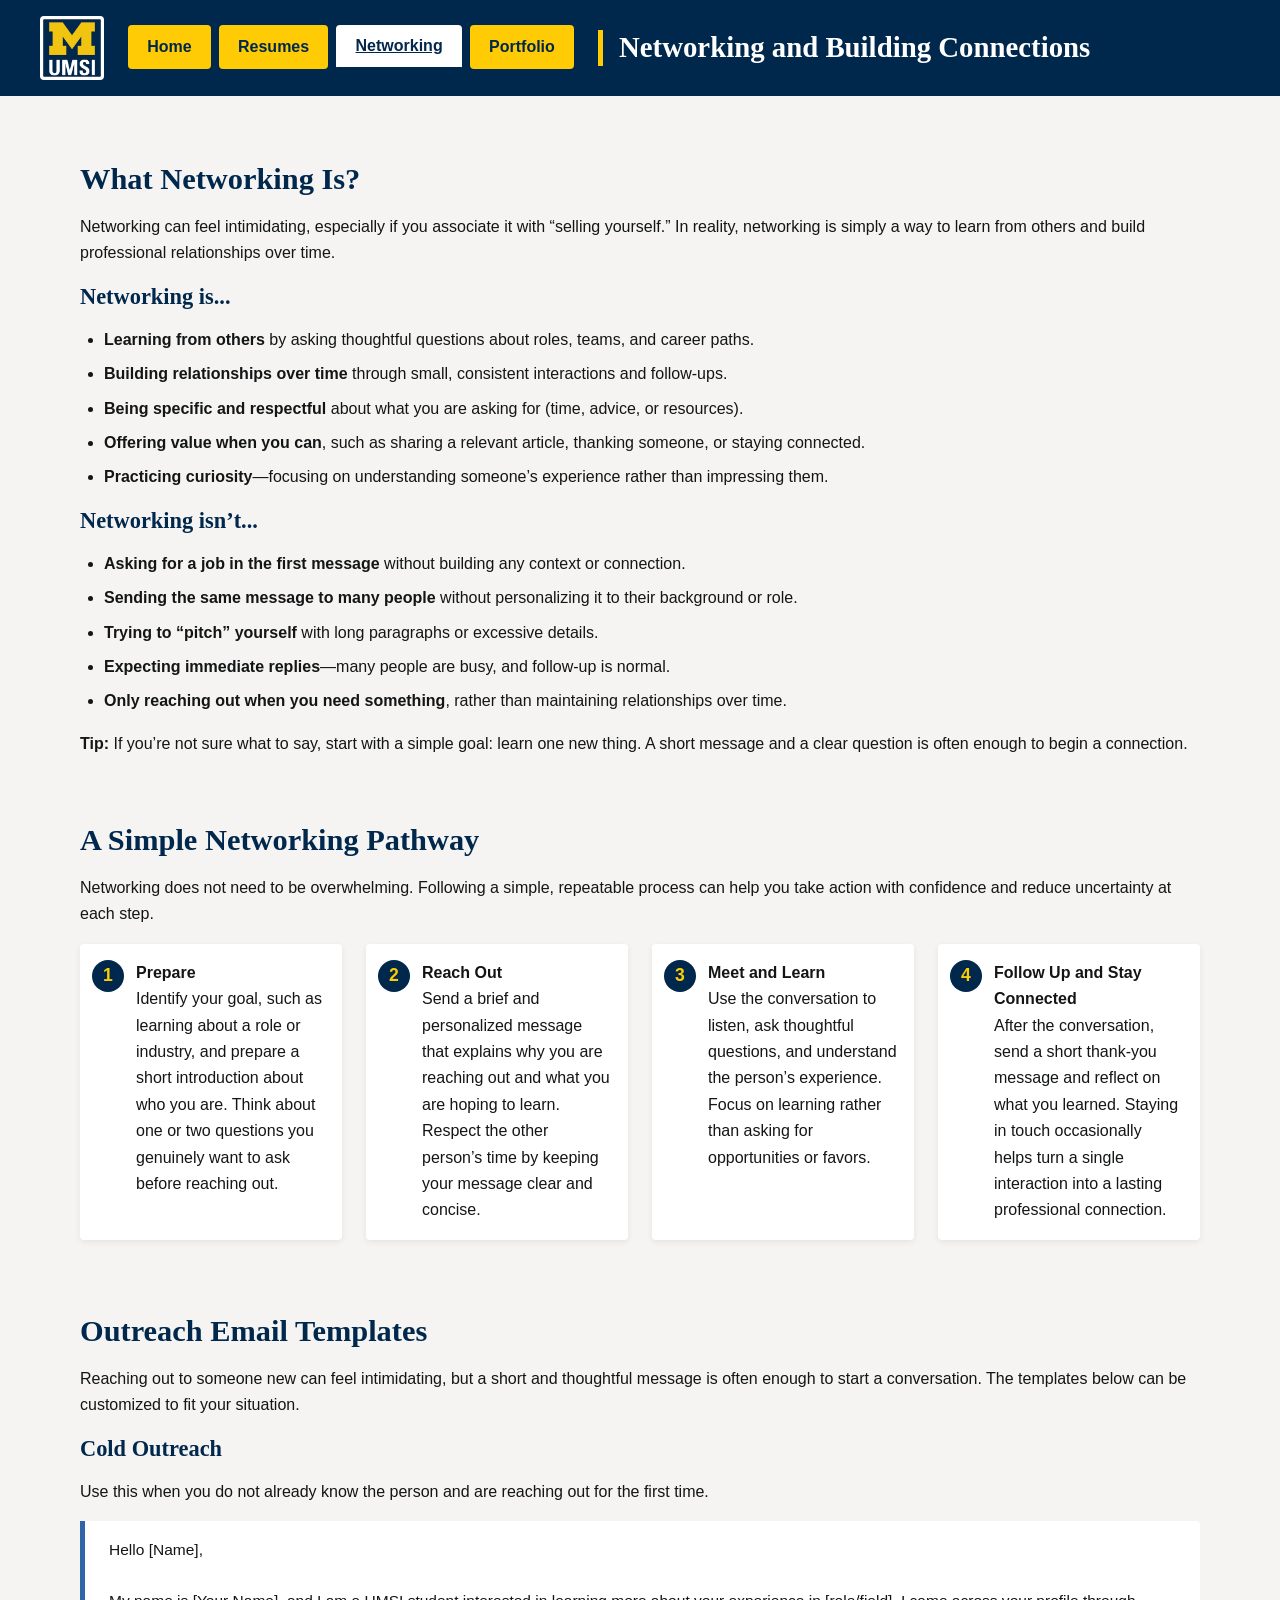
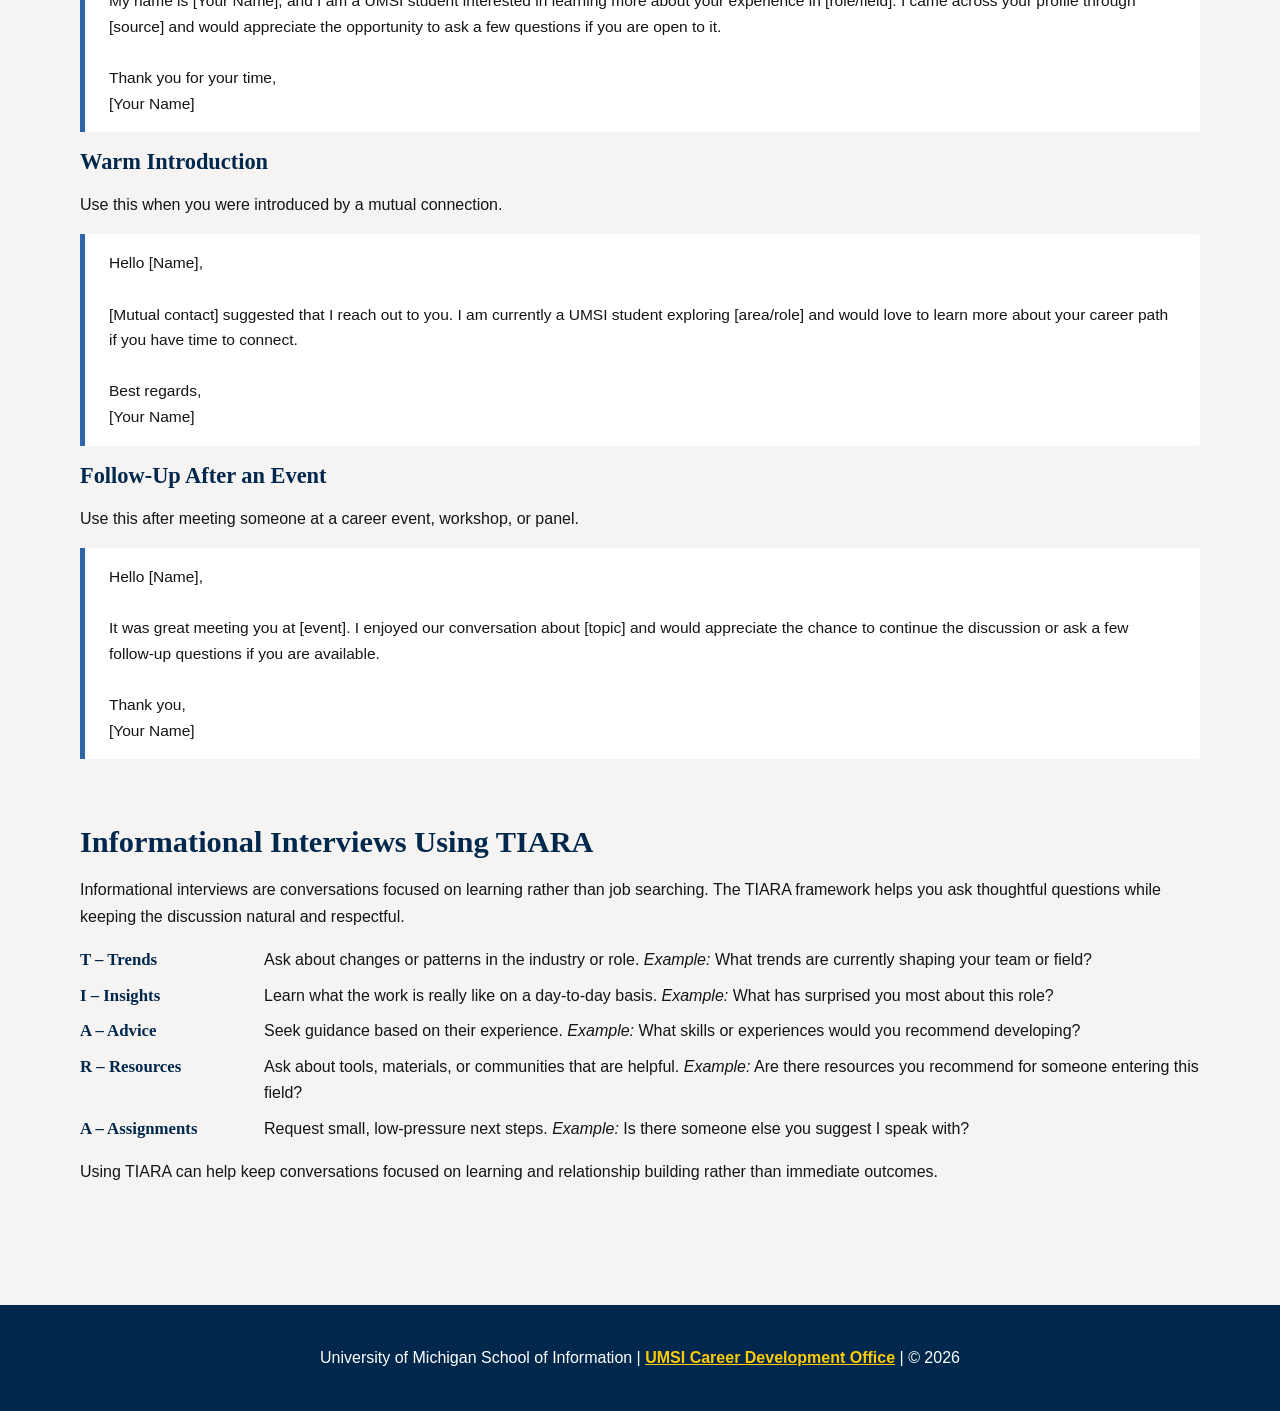
<file: network.html>
<!DOCTYPE html>
<html lang="en">
<head>
    <meta charset="UTF-8">
    <meta name="viewport" content="width=device-width, initial-scale=1.0">
    <link rel="stylesheet" href="css/html5reset.css">
    <link rel="stylesheet" href="css/style.css">
    <title>Document</title>
</head>
<body>
        <header>
  <a class="skip-link" href="#main-content">Skip to Main Content</a>
        <img src="images/UMSI_signature_vertical_informal_solidblue.jpg" alt="UMSI Logo">
        <nav>
            <ul>
                <li><a href = "index.html">Home</a></li>
                <li><a href = "resume.html">Resumes</a></li>
                <li><a href = "network.html" aria-current="page">Networking</a></li>
                <li><a href = "portfolio.html">Portfolio</a></li>
            </ul>
        </nav>
    <h1>Networking and Building Connections</h1>

    </header>

    <main id="main-content">
    <section>
        <h2>What Networking Is?</h2>
        <p>
        Networking can feel intimidating, especially if you associate it with “selling yourself.”
        In reality, networking is simply a way to learn from others and build professional relationships over time.
        </p>
          <h3>Networking is...</h3>
            <ul>
                <li><strong>Learning from others</strong> by asking thoughtful questions about roles, teams, and career paths.</li>
                <li><strong>Building relationships over time</strong> through small, consistent interactions and follow-ups.</li>
                <li><strong>Being specific and respectful</strong> about what you are asking for (time, advice, or resources).</li>
                <li><strong>Offering value when you can</strong>, such as sharing a relevant article, thanking someone, or staying connected.</li>
                <li><strong>Practicing curiosity</strong>—focusing on understanding someone’s experience rather than impressing them.</li>
            </ul>
          <h3>Networking isn’t...</h3>
            <ul>
                <li><strong>Asking for a job in the first message</strong> without building any context or connection.</li>
                <li><strong>Sending the same message to many people</strong> without personalizing it to their background or role.</li>
                <li><strong>Trying to “pitch” yourself</strong> with long paragraphs or excessive details.</li>
                <li><strong>Expecting immediate replies</strong>—many people are busy, and follow-up is normal.</li>
                <li><strong>Only reaching out when you need something</strong>, rather than maintaining relationships over time.</li>
            </ul>
        <p>
            <strong>Tip:</strong> If you’re not sure what to say, start with a simple goal: learn one new thing.
            A short message and a clear question is often enough to begin a connection.
        </p>
    </section>

    <section>
        <h2>A Simple Networking Pathway</h2>
          <p>
            Networking does not need to be overwhelming. Following a simple, repeatable
            process can help you take action with confidence and reduce uncertainty at each step.
          </p>
          <ul class="pathway-list">
            <li>
            <strong>Prepare</strong><br>
            Identify your goal, such as learning about a role or industry, and prepare a short
            introduction about who you are. Think about one or two questions you genuinely
            want to ask before reaching out.
            </li>

            <li>
            <strong>Reach Out</strong><br>
            Send a brief and personalized message that explains why you are reaching out and
            what you are hoping to learn. Respect the other person’s time by keeping your
            message clear and concise.
            </li>

            <li>
            <strong>Meet and Learn</strong><br>
            Use the conversation to listen, ask thoughtful questions, and understand the
            person’s experience. Focus on learning rather than asking for opportunities or favors.
            </li>

            <li>
            <strong>Follow Up and Stay Connected</strong><br>
            After the conversation, send a short thank-you message and reflect on what you
            learned. Staying in touch occasionally helps turn a single interaction into a lasting
            professional connection.
            </li>
          </ul>
    </section>

    <section>
        <h2>Outreach Email Templates</h2>
            <p>
                Reaching out to someone new can feel intimidating, but a short and thoughtful message is often enough to start a conversation. The templates below can be customized to fit your situation.
            </p>

            <h3>Cold Outreach</h3>
            <p>
                Use this when you do not already know the person and are reaching out for the first time.
            </p>
            <blockquote>
                <p>
                Hello [Name],<br><br>
                My name is [Your Name], and I am a UMSI student interested in learning more about
                your experience in [role/field]. I came across your profile through [source] and
                would appreciate the opportunity to ask a few questions if you are open to it.<br><br>
                Thank you for your time,<br>
                [Your Name]
                </p>
            </blockquote>

            <h3>Warm Introduction</h3>
            <p>
                Use this when you were introduced by a mutual connection.
            </p>
            <blockquote>
                <p>
                Hello [Name],<br><br>
                [Mutual contact] suggested that I reach out to you. I am currently a UMSI student
                exploring [area/role] and would love to learn more about your career path if you
                have time to connect.<br><br>
                Best regards,<br>
                [Your Name]
                </p>
            </blockquote>

            <h3>Follow-Up After an Event</h3>
            <p>
                Use this after meeting someone at a career event, workshop, or panel.
            </p>
            <blockquote>
                <p>
                Hello [Name],<br><br>
                It was great meeting you at [event]. I enjoyed our conversation about [topic] and
                would appreciate the chance to continue the discussion or ask a few follow-up
                questions if you are available.<br><br>
                Thank you,<br>
                [Your Name]
                </p>
            </blockquote>
    </section>

    <section>
    <h2>Informational Interviews Using TIARA</h2>

    <p>
        Informational interviews are conversations focused on learning rather than job
        searching. The TIARA framework helps you ask thoughtful questions while keeping
        the discussion natural and respectful.
    </p>

    <dl>
        <dt><strong>T – Trends</strong></dt>
        <dd>
        Ask about changes or patterns in the industry or role.
        <em>Example:</em> What trends are currently shaping your team or field?
        </dd>

        <dt><strong>I – Insights</strong></dt>
        <dd>
        Learn what the work is really like on a day-to-day basis.
        <em>Example:</em> What has surprised you most about this role?
        </dd>

        <dt><strong>A – Advice</strong></dt>
        <dd>
        Seek guidance based on their experience.
        <em>Example:</em> What skills or experiences would you recommend developing?
        </dd>

        <dt><strong>R – Resources</strong></dt>
        <dd>
        Ask about tools, materials, or communities that are helpful.
        <em>Example:</em> Are there resources you recommend for someone entering this field?
        </dd>

        <dt><strong>A – Assignments</strong></dt>
        <dd>
        Request small, low-pressure next steps.
        <em>Example:</em> Is there someone else you suggest I speak with?
        </dd>
    </dl>

    <p>
        Using TIARA can help keep conversations focused on learning and relationship
        building rather than immediate outcomes.
    </p>
    </section>

    </main>

    <footer>
        <p>University of Michigan School of Information | <a href="https://umich.instructure.com/courses/137916">UMSI Career Development Office</a> | &copy; <span id="year"></span></p>
        <script>
            document.getElementById('year').textContent = new Date().getFullYear();
        </script>
        </footer>
</body>
</html>
</file>
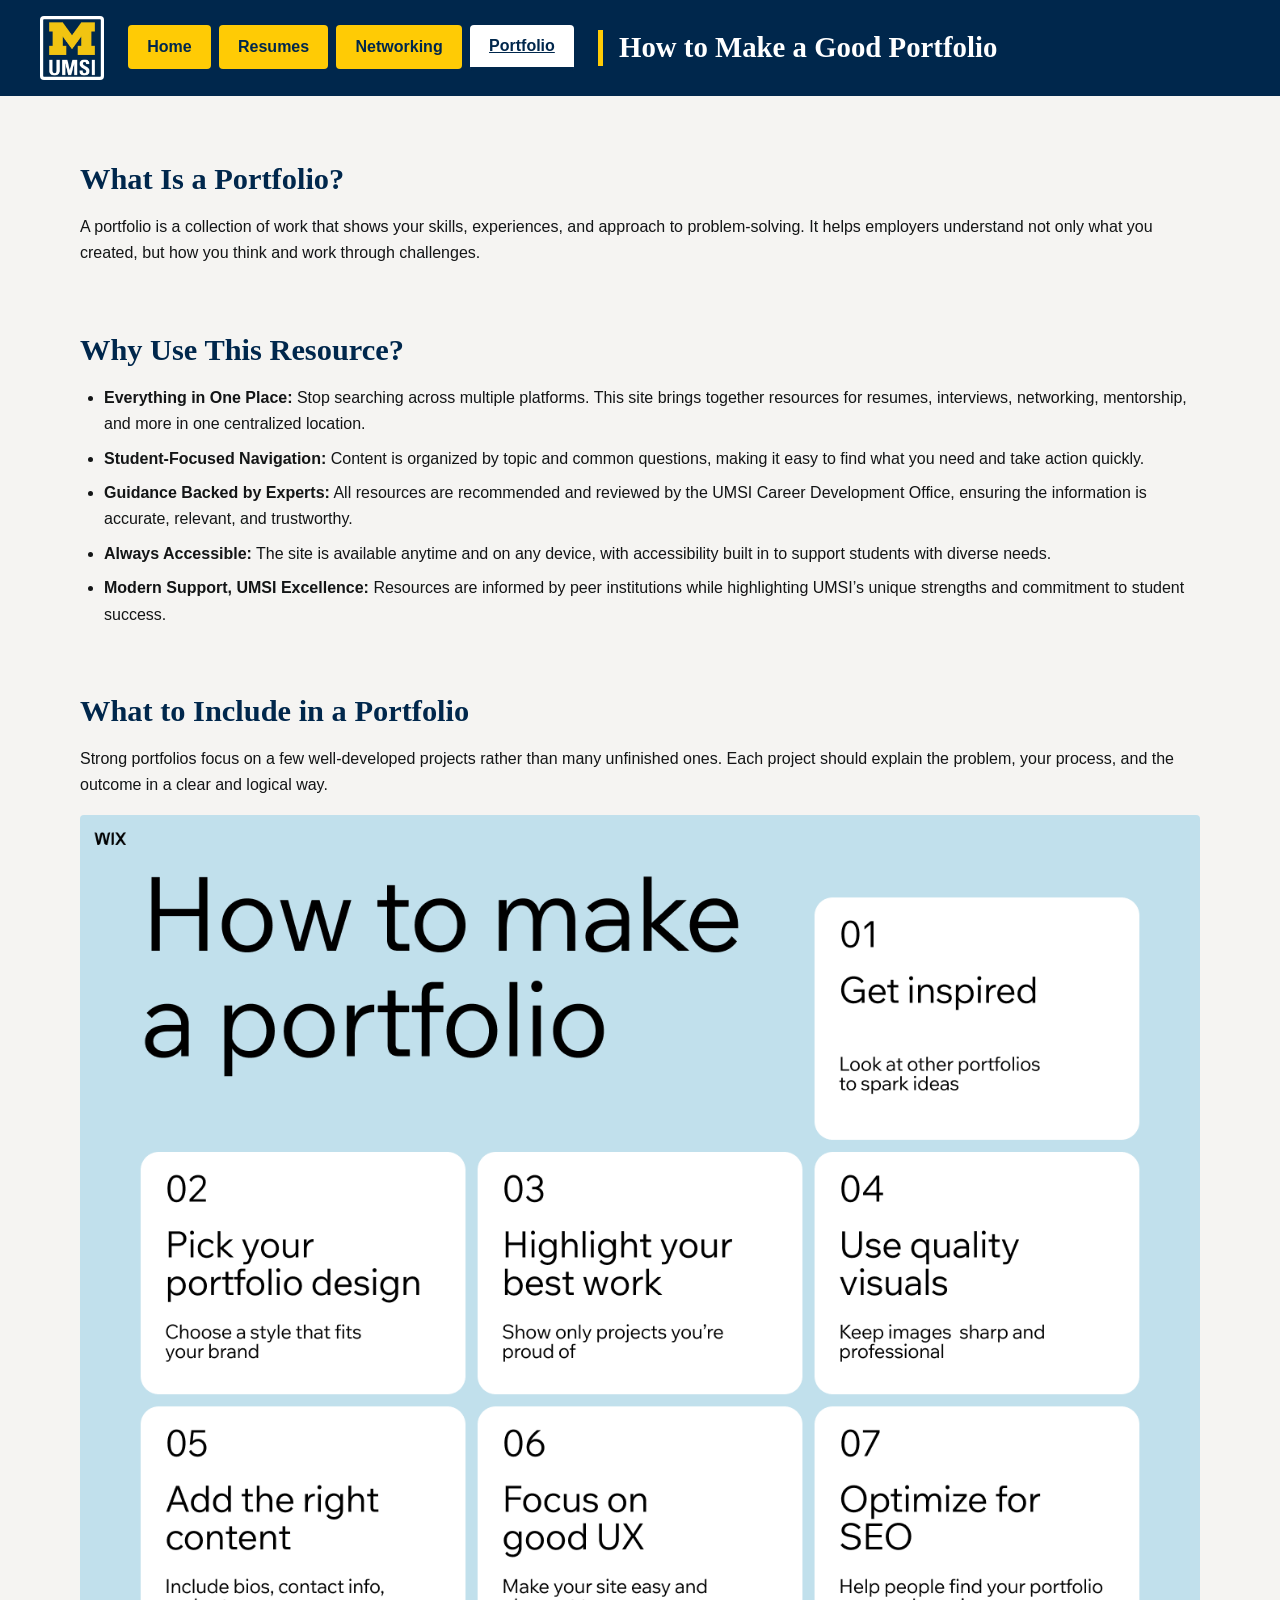
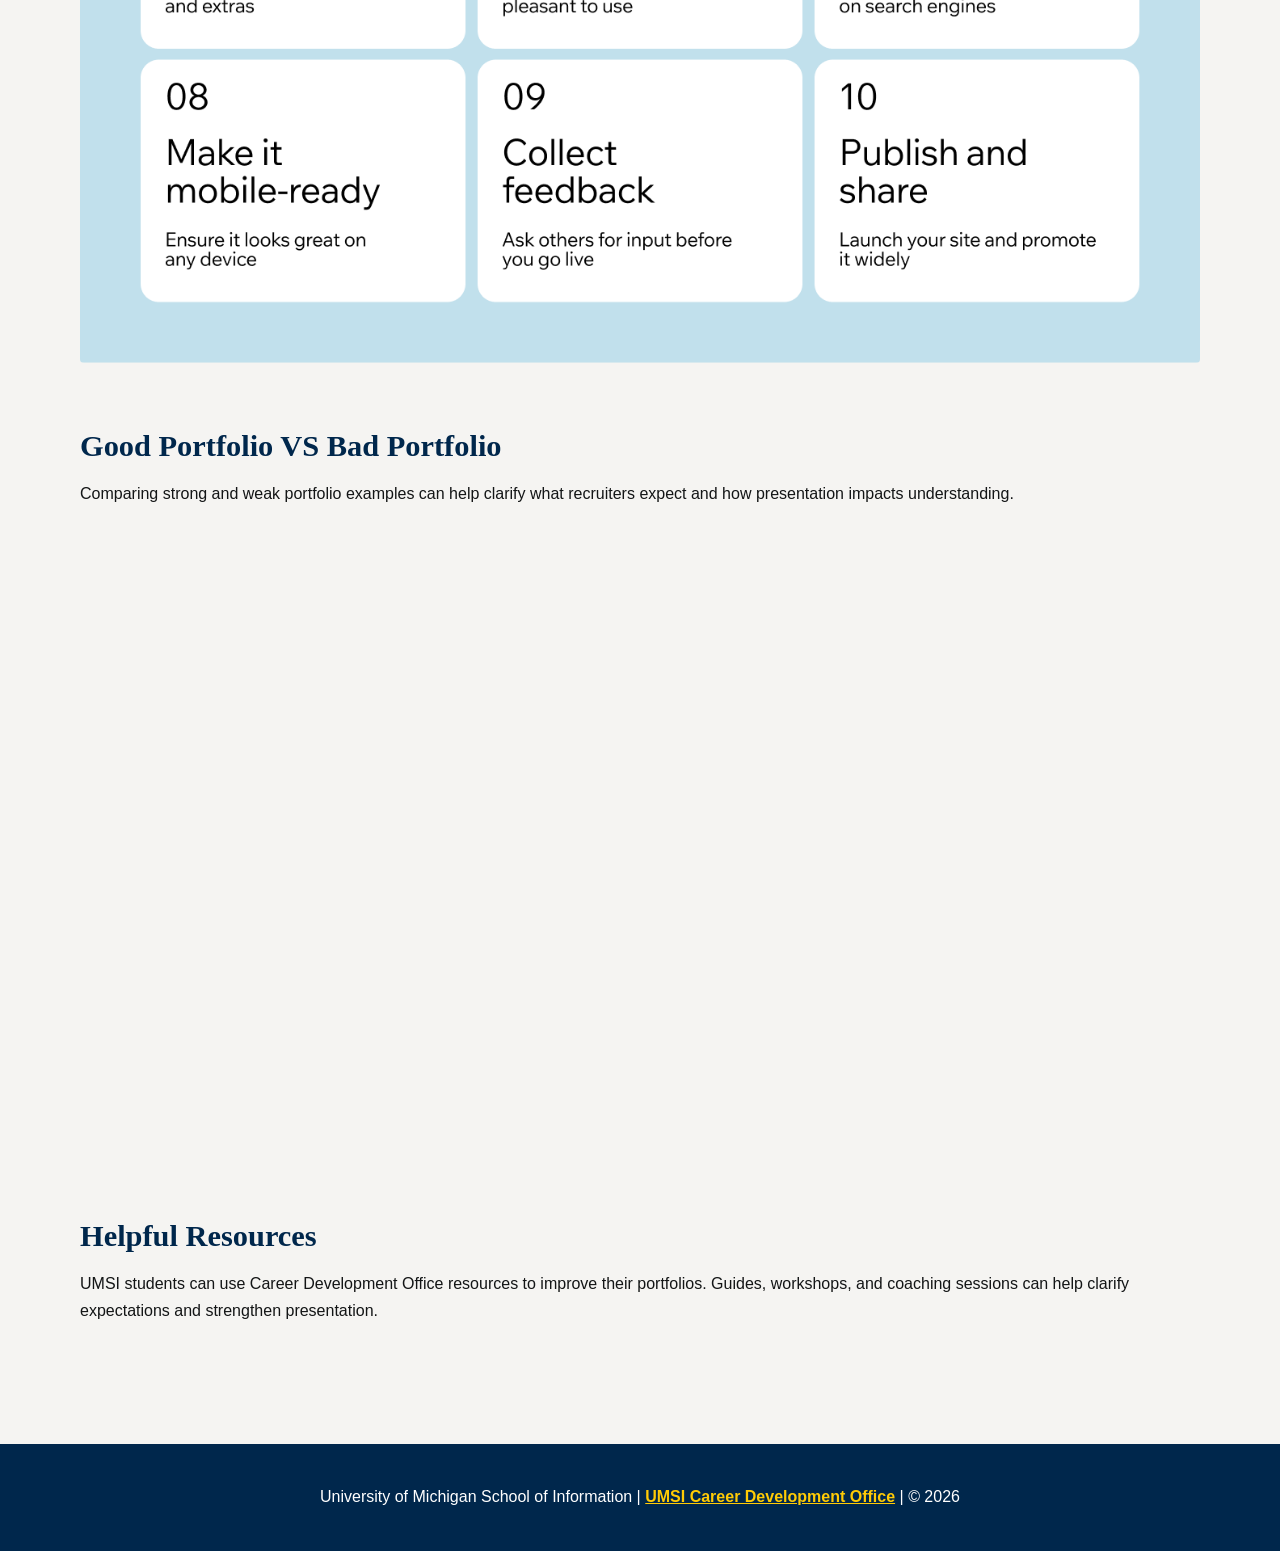
<file: portfolio.html>
<!DOCTYPE html>
<html lang="en">
<head>
    <meta charset="UTF-8">
    <meta name="viewport" content="width=device-width, initial-scale=1.0">
    <link rel="stylesheet" href="css/html5reset.css">
    <link rel="stylesheet" href="css/style.css">
    <title>Document</title>
</head>
<body>
            <header>
  <a class="skip-link" href="#main-content">Skip to Main Content</a>
        <img src="images/UMSI_signature_vertical_informal_solidblue.jpg" alt="UMSI Logo">
        <nav>
            <ul>
                <li><a href = "index.html">Home</a></li>
                <li><a href = "resume.html">Resumes</a></li>
                <li><a href = "network.html">Networking</a></li>
                <li><a href = "portfolio.html" aria-current="page">Portfolio</a></li>
            </ul>
        </nav>
    <h1>How to Make a Good Portfolio</h1>

    </header>

    <main id="main-content">
    <section>
        <h2>What Is a Portfolio?</h2>
        <p>A portfolio is a collection of work that shows your skills, experiences, and approach to problem-solving. It helps employers understand not only what you created, but how you think and work through challenges.</p>
    </section>
    
    <section>
        <h2>Why Use This Resource?</h2>
        <ul>
            <li>
            <strong>Everything in One Place:</strong>
            Stop searching across multiple platforms. This site brings together resources for resumes, interviews, networking, mentorship, and more in one centralized location.
            </li>
            <li>
            <strong>Student-Focused Navigation:</strong>
            Content is organized by topic and common questions, making it easy to find what you need and take action quickly.
            </li>
            <li>
            <strong>Guidance Backed by Experts:</strong>
            All resources are recommended and reviewed by the UMSI Career Development Office, ensuring the information is accurate, relevant, and trustworthy.
            </li>
            <li>
            <strong>Always Accessible:</strong>
            The site is available anytime and on any device, with accessibility built in to support students with diverse needs.
            </li>
            <li>
            <strong>Modern Support, UMSI Excellence:</strong>
            Resources are informed by peer institutions while highlighting UMSI’s unique strengths and commitment to student success.
            </li>
        </ul>
    </section>

    <section>
        <h2>What to Include in a Portfolio</h2>
        <p>Strong portfolios focus on a few well-developed projects rather than many unfinished ones. Each project should explain the problem, your process, and the outcome in a clear and logical way.</p>
        <img src="images/good_portfolio_structure.png" alt="Diagram showing a portfolio structure with project overview, process, and outcomes.">
    </section>

    <section>
        <h2>Good Portfolio VS Bad Portfolio</h2>
        <p>Comparing strong and weak portfolio examples can help clarify what recruiters expect and how presentation impacts understanding.</p>
        <figure>
        <div class="video-wrapper">
        <iframe
        width="560"
        height="315"
        src="https://www.youtube.com/embed/0VGc7jrD9zo"
        title="Video explaining the differences between good and bad portfolios"
        allow="accelerometer; autoplay; clipboard-write; encrypted-media; gyroscope; picture-in-picture"
        allowfullscreen>
        </iframe>
        </div>
        </figure>
    </section>

    <section>
        <h2>Helpful Resources</h2>
        <p>UMSI students can use Career Development Office resources to improve their portfolios. Guides, workshops, and coaching sessions can help clarify expectations and strengthen presentation.</p>
    </section>

    </main>

    <footer>
        <p>University of Michigan School of Information | <a href="https://umich.instructure.com/courses/137916">UMSI Career Development Office</a> | &copy; <span id="year"></span></p>
        <script>
            document.getElementById('year').textContent = new Date().getFullYear();
        </script>
        </footer>
</body>
</html>
</file>
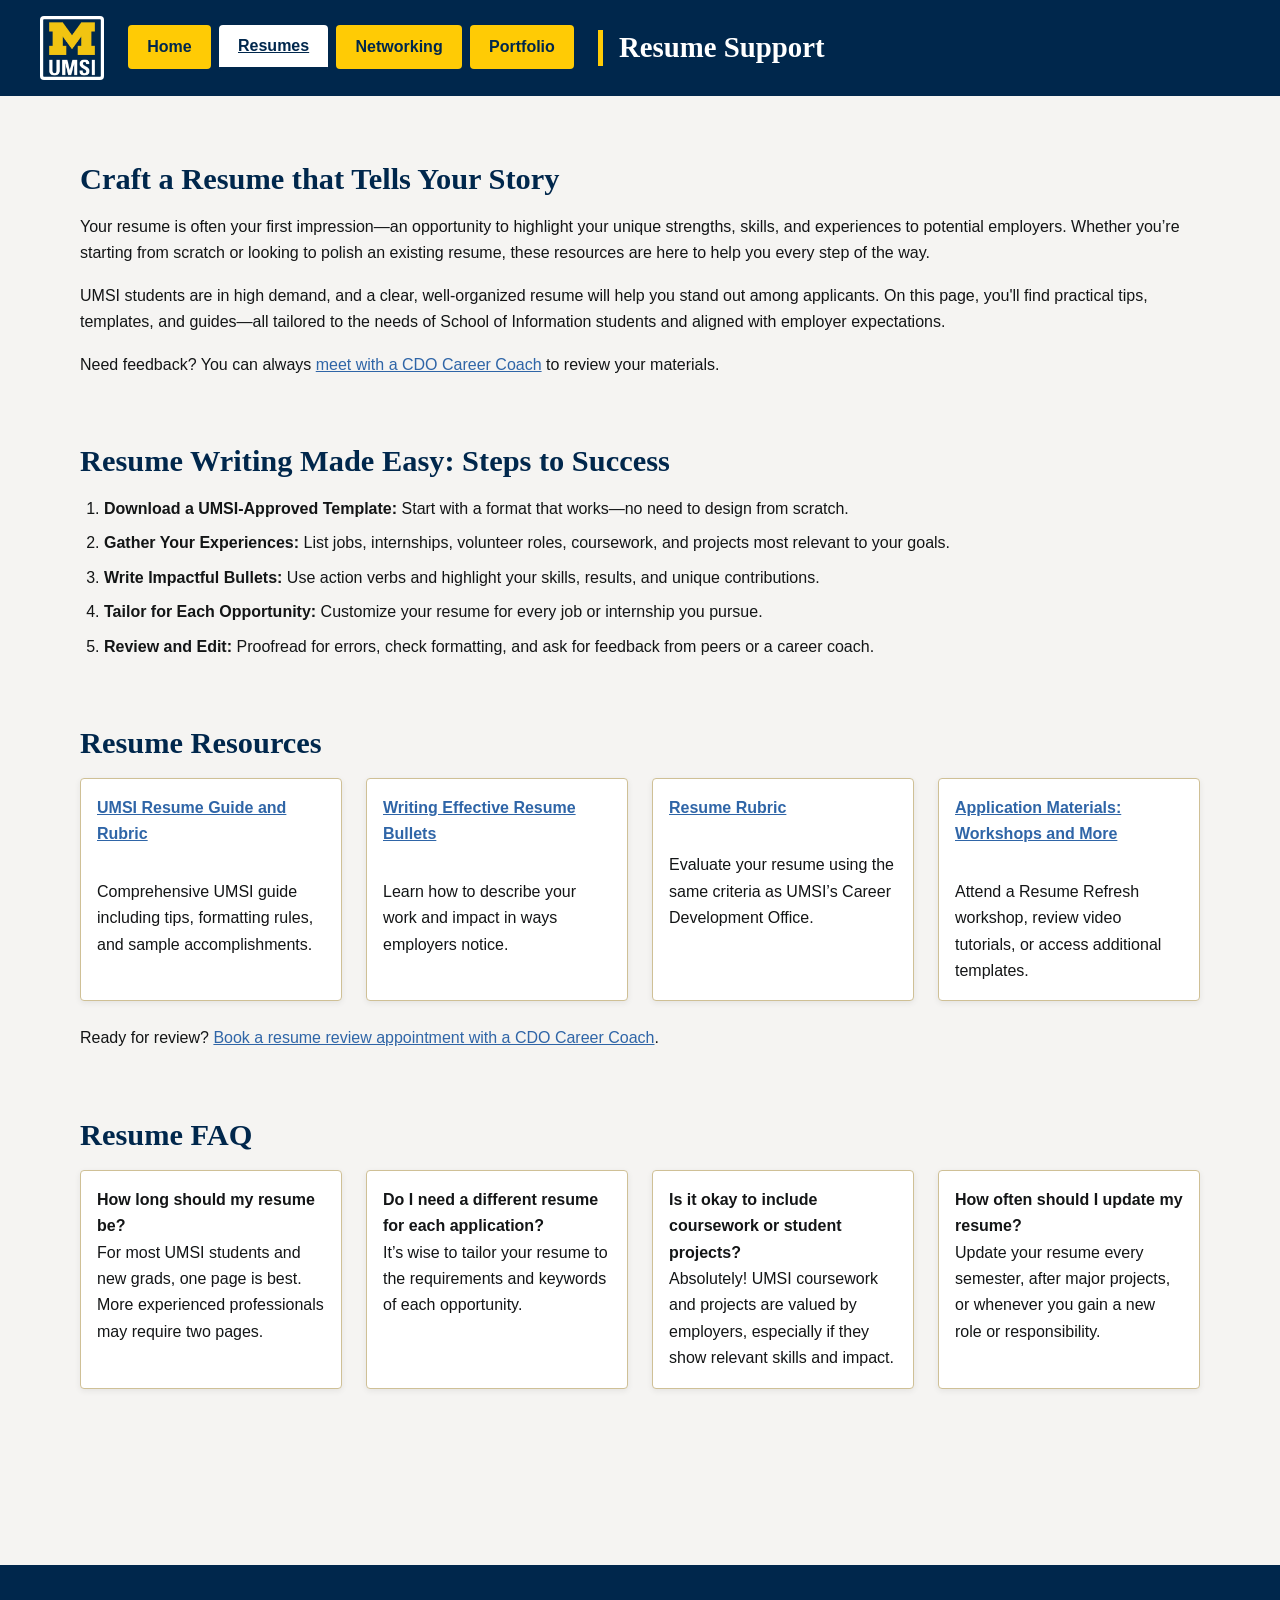
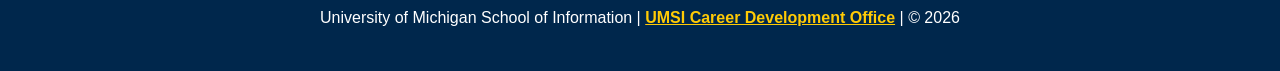
<file: resume.html>
<!DOCTYPE html>
<html lang="en">
<head>
    <meta charset="UTF-8">
    <meta name="viewport" content="width=device-width, initial-scale=1.0">
    <link rel="stylesheet" href="css/html5reset.css">
    <link rel="stylesheet" href="css/style.css">
    <title>Resumes</title>
</head>
<body>

    <header>
  <a class="skip-link" href="#main-content">Skip to Main Content</a>
        <img src="images/UMSI_signature_vertical_informal_solidblue.jpg" alt="UMSI Logo">
        <nav>
            <ul>
                <li><a href = "index.html">Home</a></li>
                <li><a href = "resume.html" aria-current="page">Resumes</a></li>
                <li><a href = "network.html">Networking</a></li>
                <li><a href = "portfolio.html">Portfolio</a></li>
            </ul>
        </nav>
        <h1>Resume Support</h1>

    </header>
<main id="main-content">
  
  <section>
    <h2>Craft a Resume that Tells Your Story</h2>
    <p>
      Your resume is often your first impression—an opportunity to highlight your unique strengths, skills, and experiences to potential employers. Whether you’re starting from scratch or looking to polish an existing resume, these resources are here to help you every step of the way.
    </p>
    <p>
      UMSI students are in high demand, and a clear, well-organized resume will help you stand out among applicants. On this page, you'll find practical tips, templates, and guides—all tailored to the needs of School of Information students and aligned with employer expectations.
    </p>
    <p>
      Need feedback? You can always <a href="https://umich.instructure.com/courses/137916/pages/talk-to-a-career-coach" target="_blank">meet with a CDO Career Coach</a> to review your materials.
    </p>
  </section>
  
  <section>
    <h2>Resume Writing Made Easy: Steps to Success</h2>
    <ol>
      <li><strong>Download a UMSI-Approved Template:</strong> Start with a format that works—no need to design from scratch.</li>
      <li><strong>Gather Your Experiences:</strong> List jobs, internships, volunteer roles, coursework, and projects most relevant to your goals.</li>
      <li><strong>Write Impactful Bullets:</strong> Use action verbs and highlight your skills, results, and unique contributions.</li>
      <li><strong>Tailor for Each Opportunity:</strong> Customize your resume for every job or internship you pursue.</li>
      <li><strong>Review and Edit:</strong> Proofread for errors, check formatting, and ask for feedback from peers or a career coach.</li>
    </ol>
  </section>

  <section>
    <h2>Resume Resources</h2>
    <ul class="resources-grid">
      <li>
        <a href="https://docs.google.com/document/d/1_1GfDJyVGIgE82MZjVhuWT_aB_2Hcj1NN62FUCXoR_o/edit?tab=t.0" target="_blank">
          UMSI Resume Guide and Rubric
        </a> <br>
        Comprehensive UMSI guide including tips, formatting rules, and sample accomplishments.
      </li>
      <li>
        <a href="https://docs.google.com/document/d/1-EVZYH_Fic4mfLVGOXyHTSeRwBWmmi2WHSgGDLGGPEs/edit?tab=t.0" target="_blank">
          Writing Effective Resume Bullets
        </a> <br>
        Learn how to describe your work and impact in ways employers notice.
      </li>
      <li>
        <a href="https://docs.google.com/document/d/1vJMfgw9nwpHN9Sy0L0RP0aNBbaDSsiLPc2vy-doac6s/edit?tab=t.0" target="_blank">
          Resume Rubric
        </a> <br>
        Evaluate your resume using the same criteria as UMSI’s Career Development Office.
      </li>
      <li>
        <a href="https://docs.google.com/document/d/1vJMfgw9nwpHN9Sy0L0RP0aNBbaDSsiLPc2vy-doac6s/edit?tab=t.0" target="_blank">
          Application Materials: Workshops and More
        </a> <br>
        Attend a Resume Refresh workshop, review video tutorials, or access additional templates.
      </li>
    </ul>
    <p>
      Ready for review? <a href="https://umich.instructure.com/courses/137916/pages/talk-to-a-career-coach" target="_blank">Book a resume review appointment with a CDO Career Coach</a>.
    </p>
  </section>

  <section>
    <h2>Resume FAQ</h2>
    <ul class="resources-grid">
      <li>
        <strong>How long should my resume be?</strong><br>
        For most UMSI students and new grads, one page is best. More experienced professionals may require two pages.
      </li>
      <li>
        <strong>Do I need a different resume for each application?</strong><br>
        It’s wise to tailor your resume to the requirements and keywords of each opportunity.
      </li>
      <li>
        <strong>Is it okay to include coursework or student projects?</strong><br>
        Absolutely! UMSI coursework and projects are valued by employers, especially if they show relevant skills and impact.
      </li>
      <li>
        <strong>How often should I update my resume?</strong><br>
        Update your resume every semester, after major projects, or whenever you gain a new role or responsibility.
      </li>
    </ul>
  </section>
          <!-- Content taken & modified from UMGPT with the prompt, "for the same content write me some intro content and resources for a resume page" - this was after I had asked for content for the home page.
        UMGPT. (2025). UMGPT (GPT-4.1 August 25th version) [Large language model]. -->

    
        <div></div>
        <div></div>
        <div></div>
        <div></div>
    </main>
    <footer>
        <p>University of Michigan School of Information | <a href="https://umich.instructure.com/courses/137916">UMSI Career Development Office</a> | &copy; <span id="year"></span></p>
        <script>
            document.getElementById('year').textContent = new Date().getFullYear();
        </script>
        </footer>
    
</body>

</html>
</file>
<file: css/style.css>
:root {
  --um-blue:        #00274C;
  --um-maize:       #FFCB05;
  --um-light-blue:  #2F65A7;
  --um-tan:         #CFC096;
  --um-ash:         #989C97;
  --um-black:       #131516;
  --white:          #FFFFFF;
  --off-white:      #F5F4F2;
  --link-hover:     #1A4F8A;
  --font-heading:   Georgia, 'Times New Roman', serif;
  --font-body:      'Helvetica Neue', Helvetica, Arial, sans-serif;
  --space-xs:  0.5rem;
  --space-sm:  1rem;
  --space-md:  1.5rem;
  --space-lg:  2.5rem;
  --space-xl:  4rem;
  --max-width: 75rem;
  --radius:    4px;
}

.skip-link {
  position: absolute;
  top: -100%;
  left: var(--space-sm);
  z-index: 9999;
  background: var(--um-maize);
  color: var(--um-blue);
  font-weight: 700;
  font-size: 1rem;
  padding: 0.75rem 1.25rem;
  border-radius: var(--radius);
  text-decoration: none;
  transition: top 0.2s ease;
}
.skip-link:focus {
  top: var(--space-sm);
}

*, *::before, *::after { box-sizing: border-box; }

html {
  font-size: 100%;
  scroll-behavior: smooth;
}

body {
  font-family: var(--font-body);
  font-size: 1rem;
  line-height: 1.65;
  color: var(--um-black);
  background-color: var(--off-white);
  margin: 0;
}

h1, h2, h3, h4, h5, h6 {
  font-family: var(--font-heading);
  color: var(--um-blue);
  line-height: 1.25;
  margin-top: 0;
  margin-bottom: var(--space-sm);
}
h1 { font-size: clamp(1.6rem, 5vw, 2.5rem); }
h2 { font-size: clamp(1.3rem, 4vw, 1.9rem); }
h3 { font-size: clamp(1.1rem, 3vw, 1.4rem); }

p {
  margin-top: 0;
  margin-bottom: var(--space-sm);
}

a { color: var(--um-light-blue); text-decoration: underline; }
a:hover, a:focus {
  color: var(--link-hover);
  outline: 2px solid var(--um-maize);
  outline-offset: 2px;
  border-radius: 2px;
}

ul, ol {
  padding-left: 1.5rem;
  margin-top: 0;
  margin-bottom: var(--space-sm);
}

li {
  margin-bottom: var(--space-xs);
  font-size: 1rem;
  line-height: 1.65;
}

header {
  background-color: var(--um-blue);
  color: var(--white);
  padding: var(--space-sm) var(--space-md);
}
header img {
  display: block;
  width: clamp(5rem, 15vw, 8rem);
  height: auto;
  margin: 0 auto var(--space-sm) auto;
  background: var(--white);
  padding: 0.2rem;
  border-radius: var(--radius);
}
header h1 {
  color: var(--white);
  margin-top: var(--space-sm);
  margin-bottom: 0;
  font-size: clamp(1.4rem, 5vw, 2.2rem);
  border-left: 5px solid var(--um-maize);
  padding-left: var(--space-sm);
}

nav { margin-top: var(--space-sm); }

nav ul {
  list-style: none;
  padding: 0;
  margin: 0;
  display: grid;
  grid-template-columns: repeat(4, 1fr);
  gap: var(--space-xs);
  overflow: hidden;
}
nav ul li { margin: 0; }
nav ul li a {
  display: flex;
  align-items: center;
  justify-content: center;
  min-height: 2.75rem;
  background-color: var(--um-maize);
  color: var(--um-blue);
  font-weight: 700;
  font-size: clamp(0.75rem, 2vw, 1rem);
  text-decoration: none;
  padding: 0.5rem 0.25rem;
  text-align: center;
  border-radius: var(--radius);
  transition: background-color 0.2s ease, color 0.2s ease;
}
nav ul li a:hover,
nav ul li a:focus {
  background-color: var(--white);
  color: var(--um-blue);
  outline: 3px solid var(--white);
  outline-offset: 2px;
}
nav ul li a[aria-current="page"] {
  background-color: var(--white);
  color: var(--um-blue);
  font-weight: 900;
  border-bottom: 4px solid var(--um-blue);
  text-decoration: underline;
}

main { padding: var(--space-lg) var(--space-md); }
section { margin-bottom: var(--space-lg); }
section:last-child { margin-bottom: 0; }

.start-here-grid {
  display: grid;
  grid-template-columns: 1fr 1fr;
  gap: var(--space-md);
  align-items: start;
}

.start-here-grid img {
  width: 100%;
  height: 25rem;
  object-fit: cover;
  border-radius: var(--radius);
  display: block;
  margin-bottom: var(--space-sm);
}

.resources-grid {
  display: grid;
  grid-template-columns: repeat(2, 1fr);
  gap: var(--space-md);
  list-style: none;
  padding: 0;
}
.resources-grid li {
  background: var(--white);
  border: 1px solid var(--um-tan);
  border-radius: var(--radius);
  padding: var(--space-sm);
  box-shadow: 0 2px 6px rgba(0,0,0,0.07);
}
.resources-grid li a {
  font-weight: 700;
  display: block;
  margin-bottom: 0.3rem;
}

.pathway-list {
  list-style: none;
  padding: 0;
  display: grid;
  grid-template-columns: repeat(2, 1fr);
  gap: var(--space-md);
  counter-reset: pathway-counter;
}
.pathway-list li {
  background: var(--white);
  border-radius: var(--radius);
  padding: var(--space-sm) var(--space-sm) var(--space-sm) 3.5rem;
  position: relative;
  box-shadow: 0 2px 6px rgba(0,0,0,0.07);
  counter-increment: pathway-counter;
}
.pathway-list li::before {
  content: counter(pathway-counter);
  position: absolute;
  left: 0.75rem;
  top: 1rem;
  background: var(--um-blue);
  color: var(--um-maize);
  font-weight: 900;
  font-size: 1.1rem;
  width: 2rem;
  height: 2rem;
  display: flex;
  align-items: center;
  justify-content: center;
  border-radius: 50%;
}

blockquote {
  background: var(--white);
  border-left: 5px solid var(--um-light-blue);
  padding: var(--space-sm) var(--space-md);
  margin: var(--space-sm) 0;
  border-radius: 0 var(--radius) var(--radius) 0;
  font-size: 0.97rem;
}
blockquote p { margin: 0; }

dl {
  display: grid;
  grid-template-columns: auto 1fr;
  gap: var(--space-xs) var(--space-md);
  align-items: baseline;
  margin: 0 0 var(--space-sm);
}
dt {
  color: var(--um-blue);
  font-family: var(--font-heading);
  font-size: 1.05rem;
  white-space: nowrap;
}
dd { margin: 0; }

figure { margin: var(--space-sm) 0 var(--space-md); }
.video-wrapper {
  position: relative;
  padding-bottom: 56.25%;
  height: 0;
  overflow: hidden;
  border-radius: var(--radius);
}
.video-wrapper iframe {
  position: absolute;
  inset: 0;
  width: 100%;
  height: 100%;
  border: 0;
}
iframe { max-width: 100%; display: block; }

main img {
  max-width: 100%;
  height: auto;
  display: block;
  border-radius: var(--radius);
  margin-bottom: var(--space-sm);
}

footer {
  background-color: var(--um-blue);
  color: var(--white);
  text-align: center;
  padding: var(--space-md) var(--space-sm);
  margin-top: var(--space-lg);
  font-size: 0.95rem;
}
footer p { margin: 0; }
footer a { color: var(--um-maize); font-weight: 700; }
footer a:hover, footer a:focus {
  color: var(--white);
  outline-color: var(--um-maize);
}

@media (prefers-reduced-motion: reduce) {
  *, *::before, *::after {
    animation-duration: 0.01ms !important;
    animation-iteration-count: 1 !important;
    transition-duration: 0.01ms !important;
    scroll-behavior: auto !important;
  }
}
@media (min-width: 768px) {
  header {
    display: flex;
    align-items: center;
    justify-content: space-between;
    gap: var(--space-md);
    padding: var(--space-sm) var(--space-lg);
  }

  header img {
    margin: 0;
    width: clamp(3rem, 5vw, 4.5rem);
    flex-shrink: 0;
  }

  header h1 {
    margin-top: 0;
    flex: 1;
    font-size: clamp(1.2rem, 2.5vw, 1.8rem);
  }

  nav {
    margin-top: 0;
    flex-shrink: 0;
  }

  nav ul {
    display: flex;
    gap: var(--space-xs);
  }

  nav ul li a {
    font-size: 1rem;
    padding: 0.5rem 1.2rem;
    white-space: nowrap;
  }

  main {
    max-width: var(--max-width);
    margin: 0 auto;
    padding: var(--space-xl) var(--space-lg);
  }

  .start-here-grid {
    grid-template-columns: 1fr 1fr;
  }

  .start-here-grid img {
    height: 20rem;
  }

  .resources-grid {
    grid-template-columns: repeat(2, 1fr);
  }

  .pathway-list {
    grid-template-columns: repeat(4, 1fr);
  }

  .video-wrapper {
    max-width: 40rem;
  }

  dl {
    grid-template-columns: 10rem 1fr;
  }

  footer {
    padding: var(--space-lg) var(--space-xl);
    font-size: 1rem;
  }
}

@media (min-width: 1024px) {
  .start-here-grid {
    grid-template-columns: 1fr 1fr;
    gap: var(--space-lg);
  }

  .start-here-grid img {
    height: 25rem;
  }

  .resources-grid {
    grid-template-columns: repeat(4, 1fr);
  }

  section {
    margin-bottom: var(--space-xl);
  }
}

.error-section {
  text-align: center;
  padding: var(--space-xl) var(--space-md);
}

.error-code {
  font-size: clamp(6rem, 20vw, 12rem);
  font-family: var(--font-heading);
  font-weight: 900;
  color: var(--um-black);
  -webkit-text-stroke: 3px var(--um-blue);
  line-height: 1;
  margin-bottom: var(--space-sm);
}

.error-section h2 {
  font-size: clamp(1.4rem, 4vw, 2rem);
  margin-bottom: var(--space-sm);
}

.error-section p {
  max-width: 35rem;
  margin: 0 auto var(--space-md);
  color: #555555;
}

.error-btn {
  display: inline-block;
  background-color: var(--um-blue);
  color: var(--um-maize);
  font-weight: 700;
  font-size: 1rem;
  text-decoration: none;
  padding: 0.75rem 2rem;
  border-radius: var(--radius);
  margin-bottom: var(--space-lg);
  transition: background-color 0.2s ease;
}

.error-btn:hover,
.error-btn:focus {
  background-color: var(--um-light-blue);
  color: var(--white);
  outline: 2px solid var(--um-maize);
}

.error-section h3 {
  margin-bottom: var(--space-sm);
}

.error-section ul {
  list-style: none;
  padding: 0;
  display: flex;
  justify-content: center;
  gap: var(--space-md);
  flex-wrap: wrap;
}
</file>
